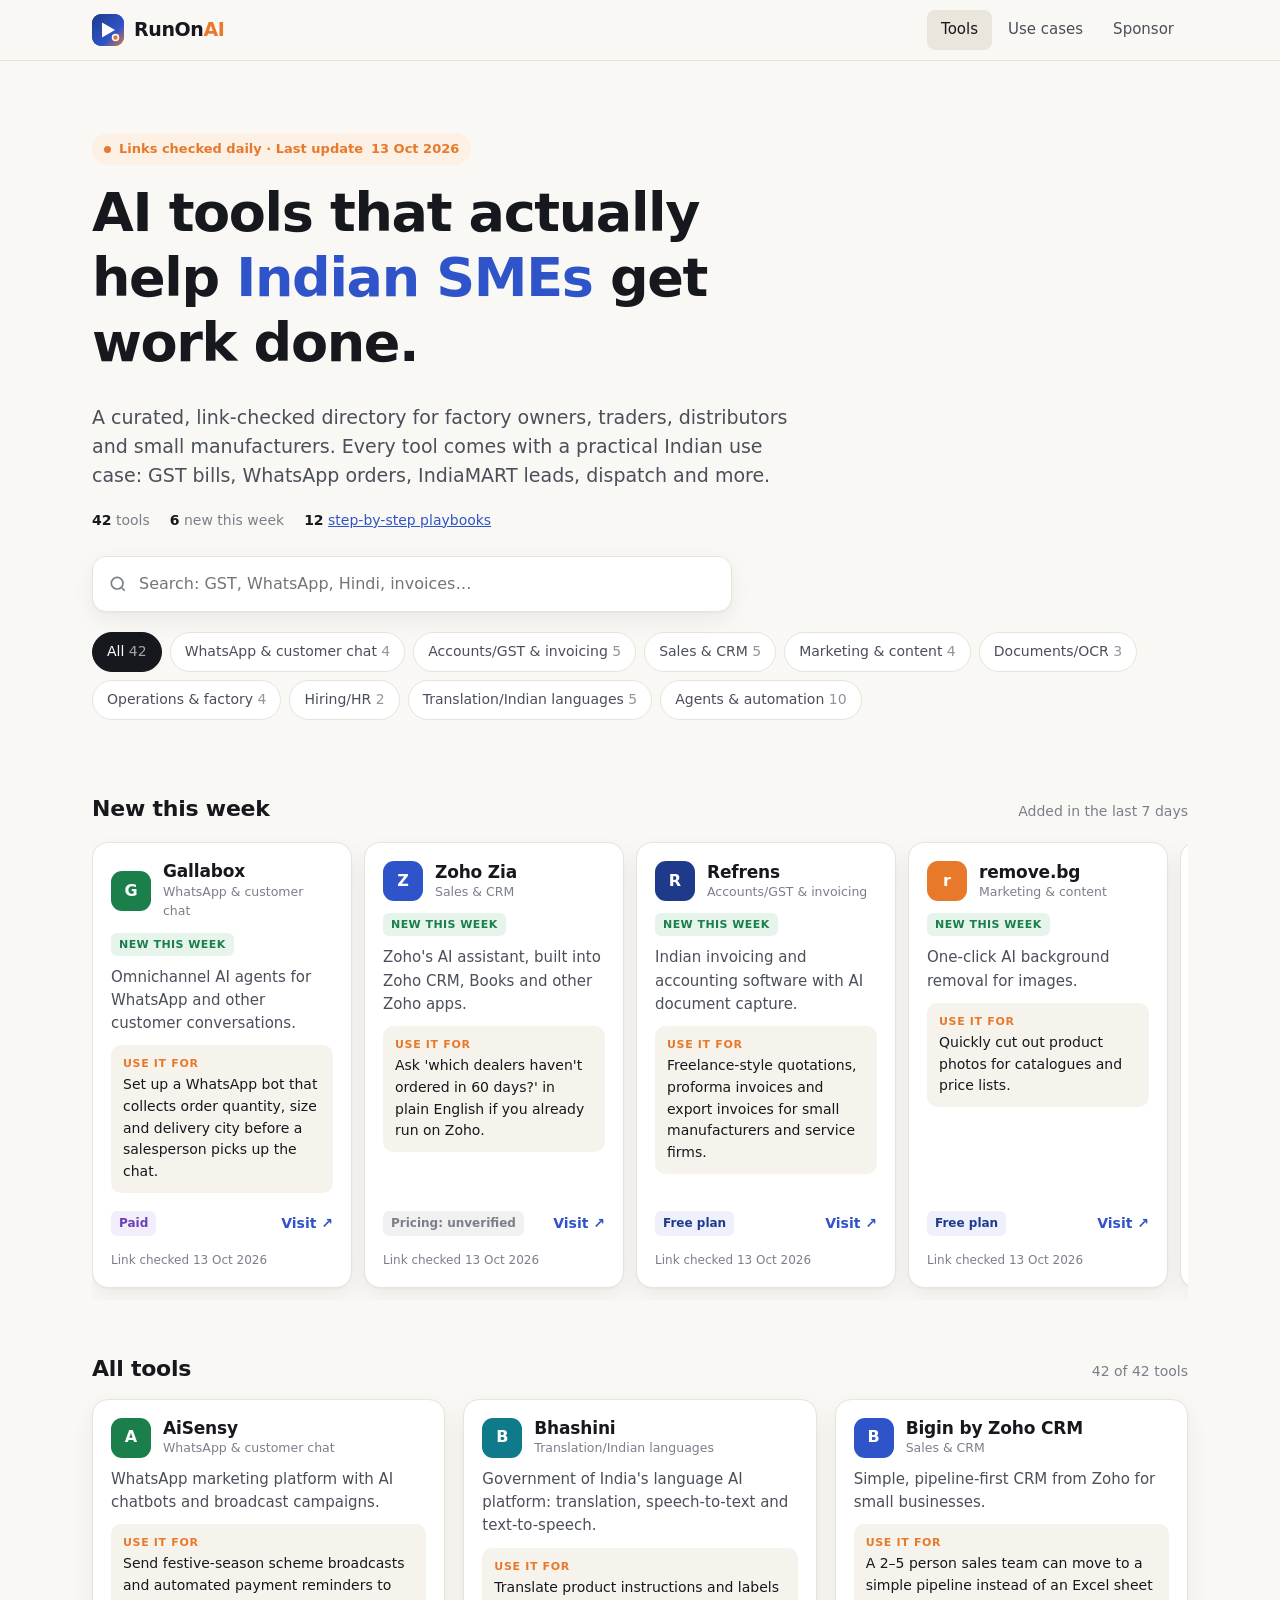
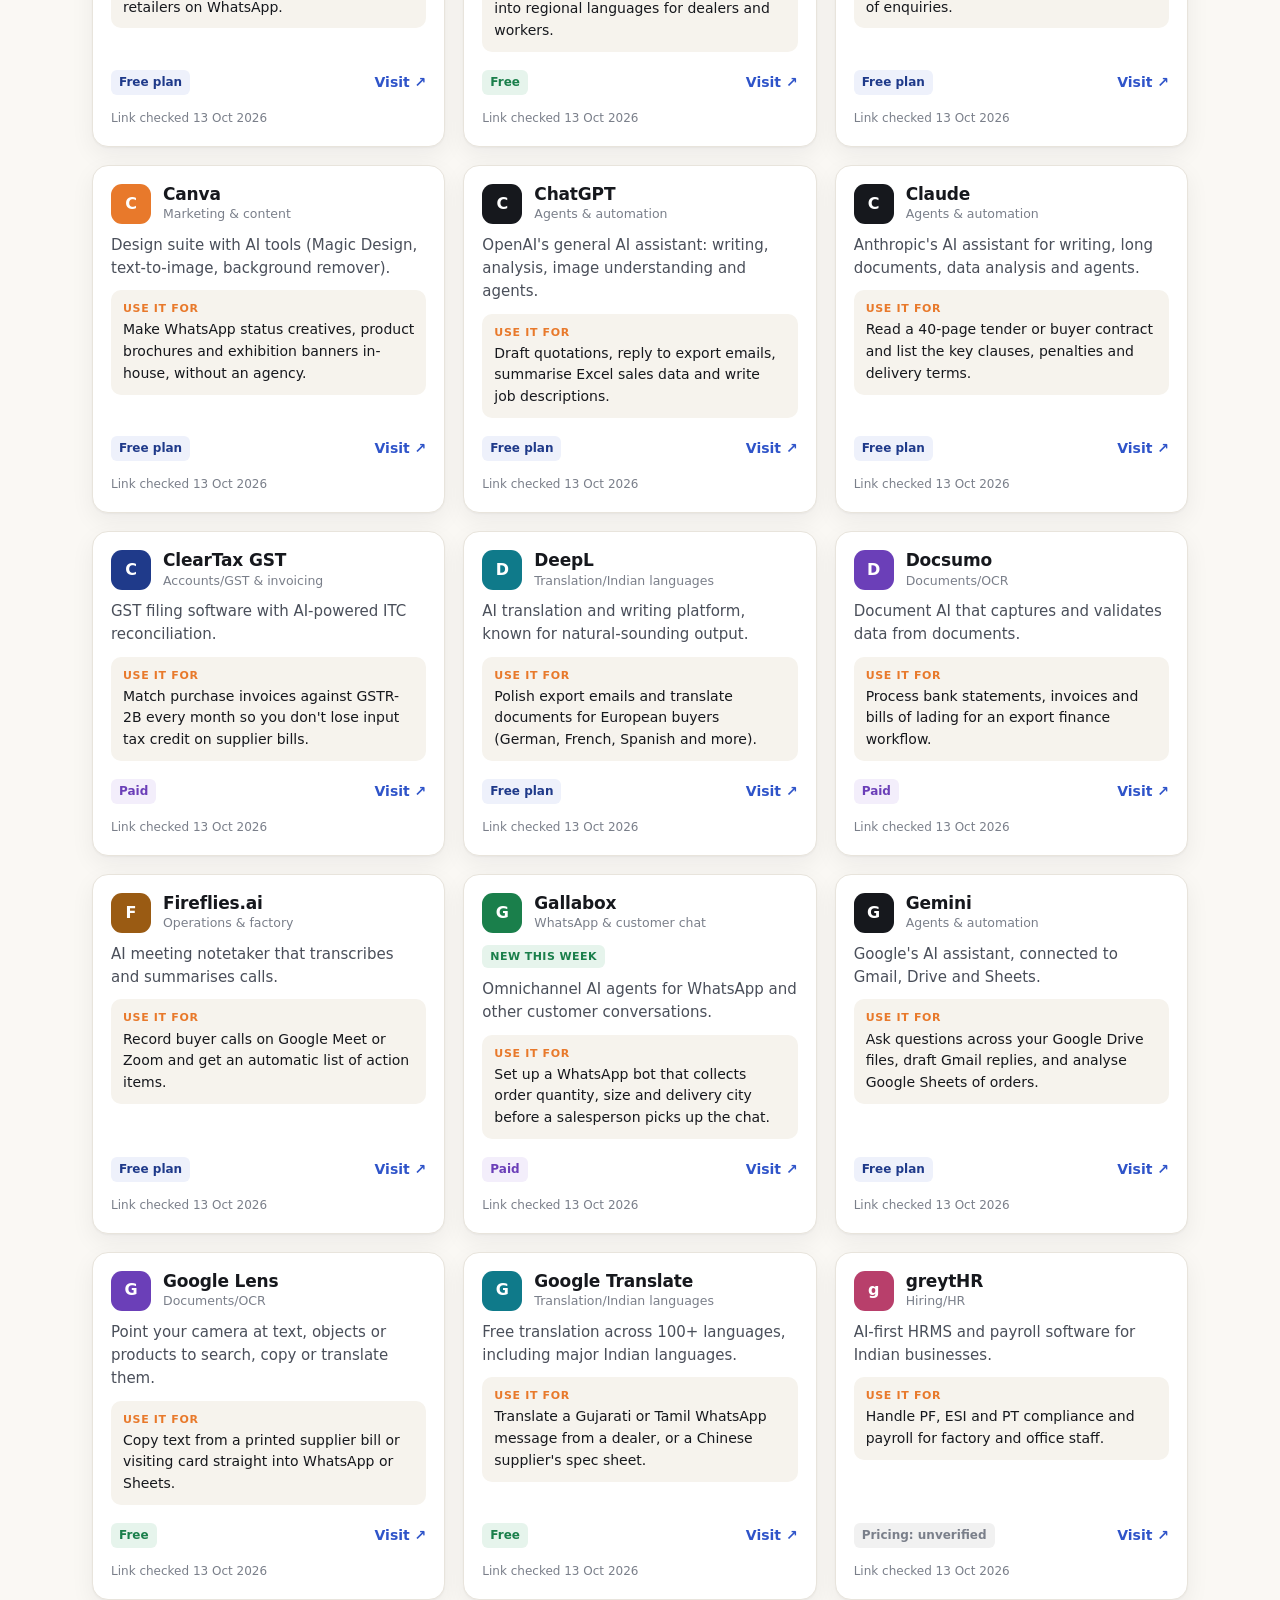
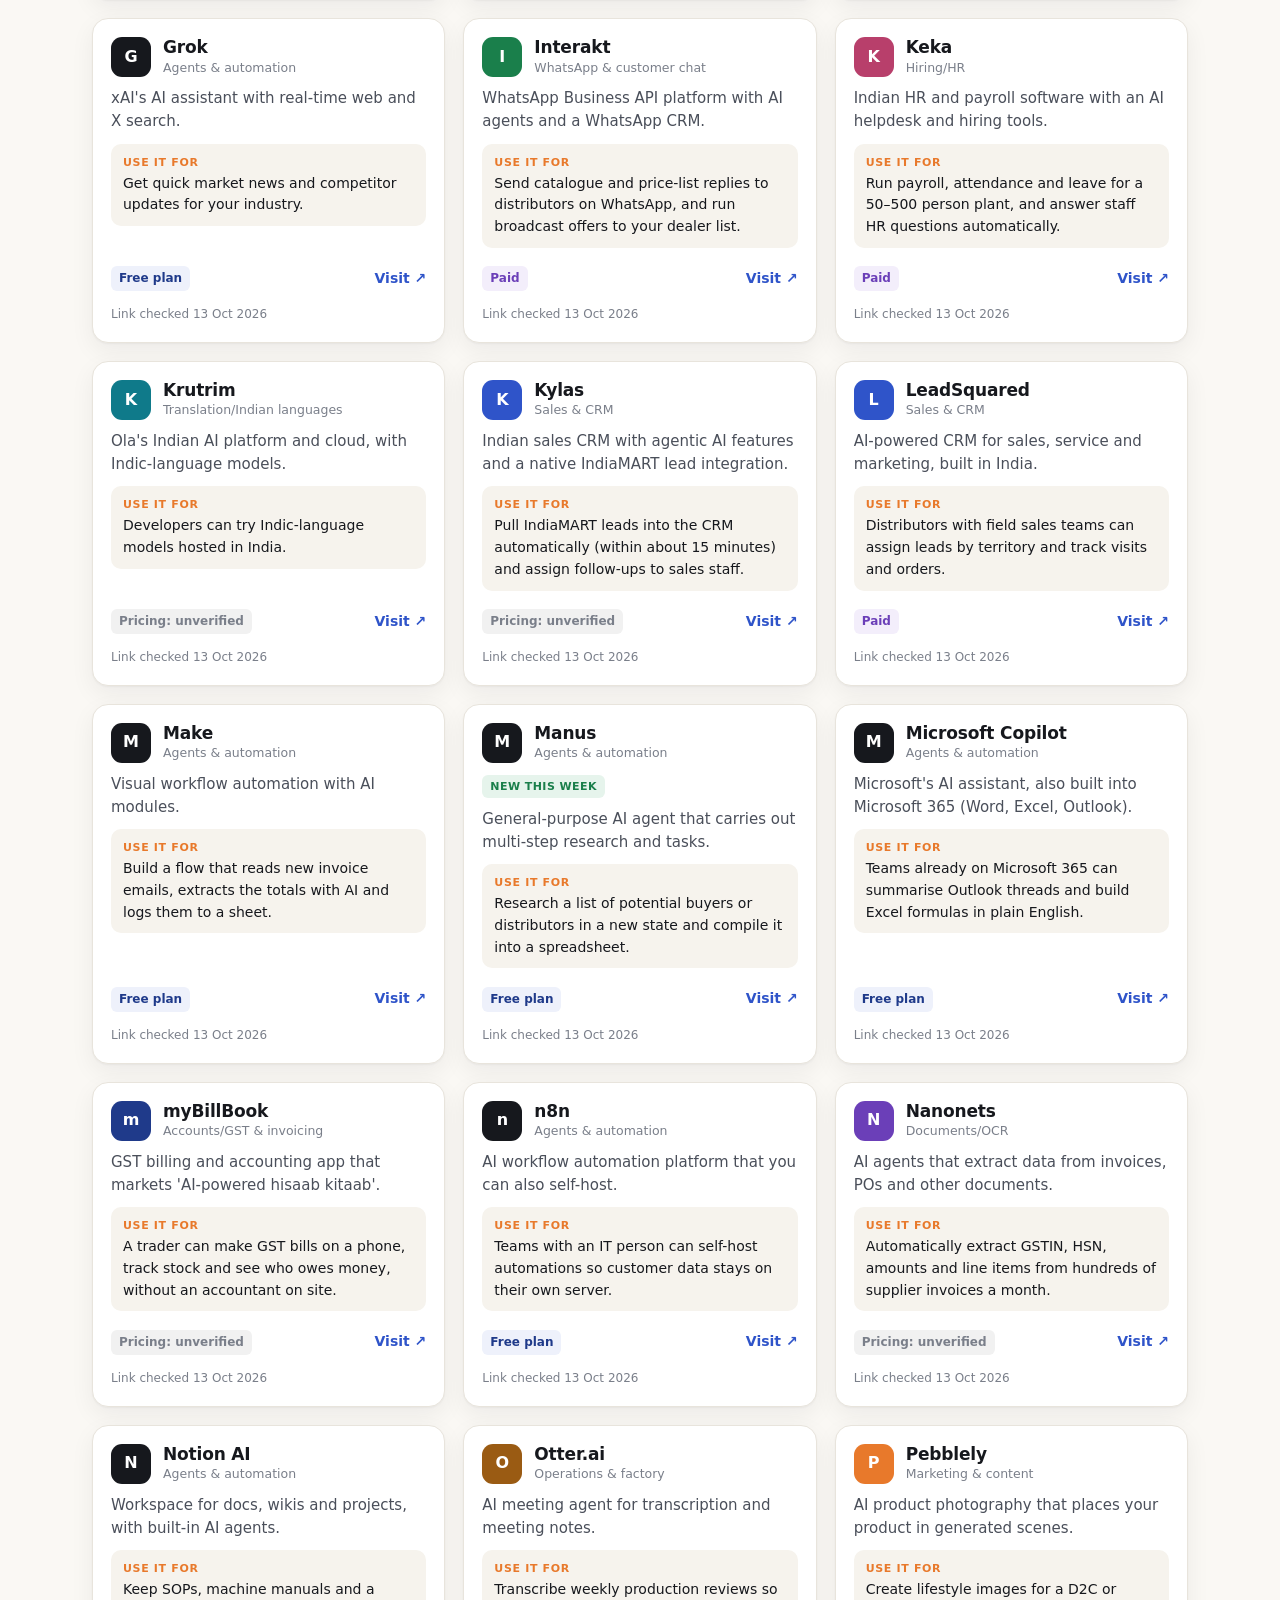
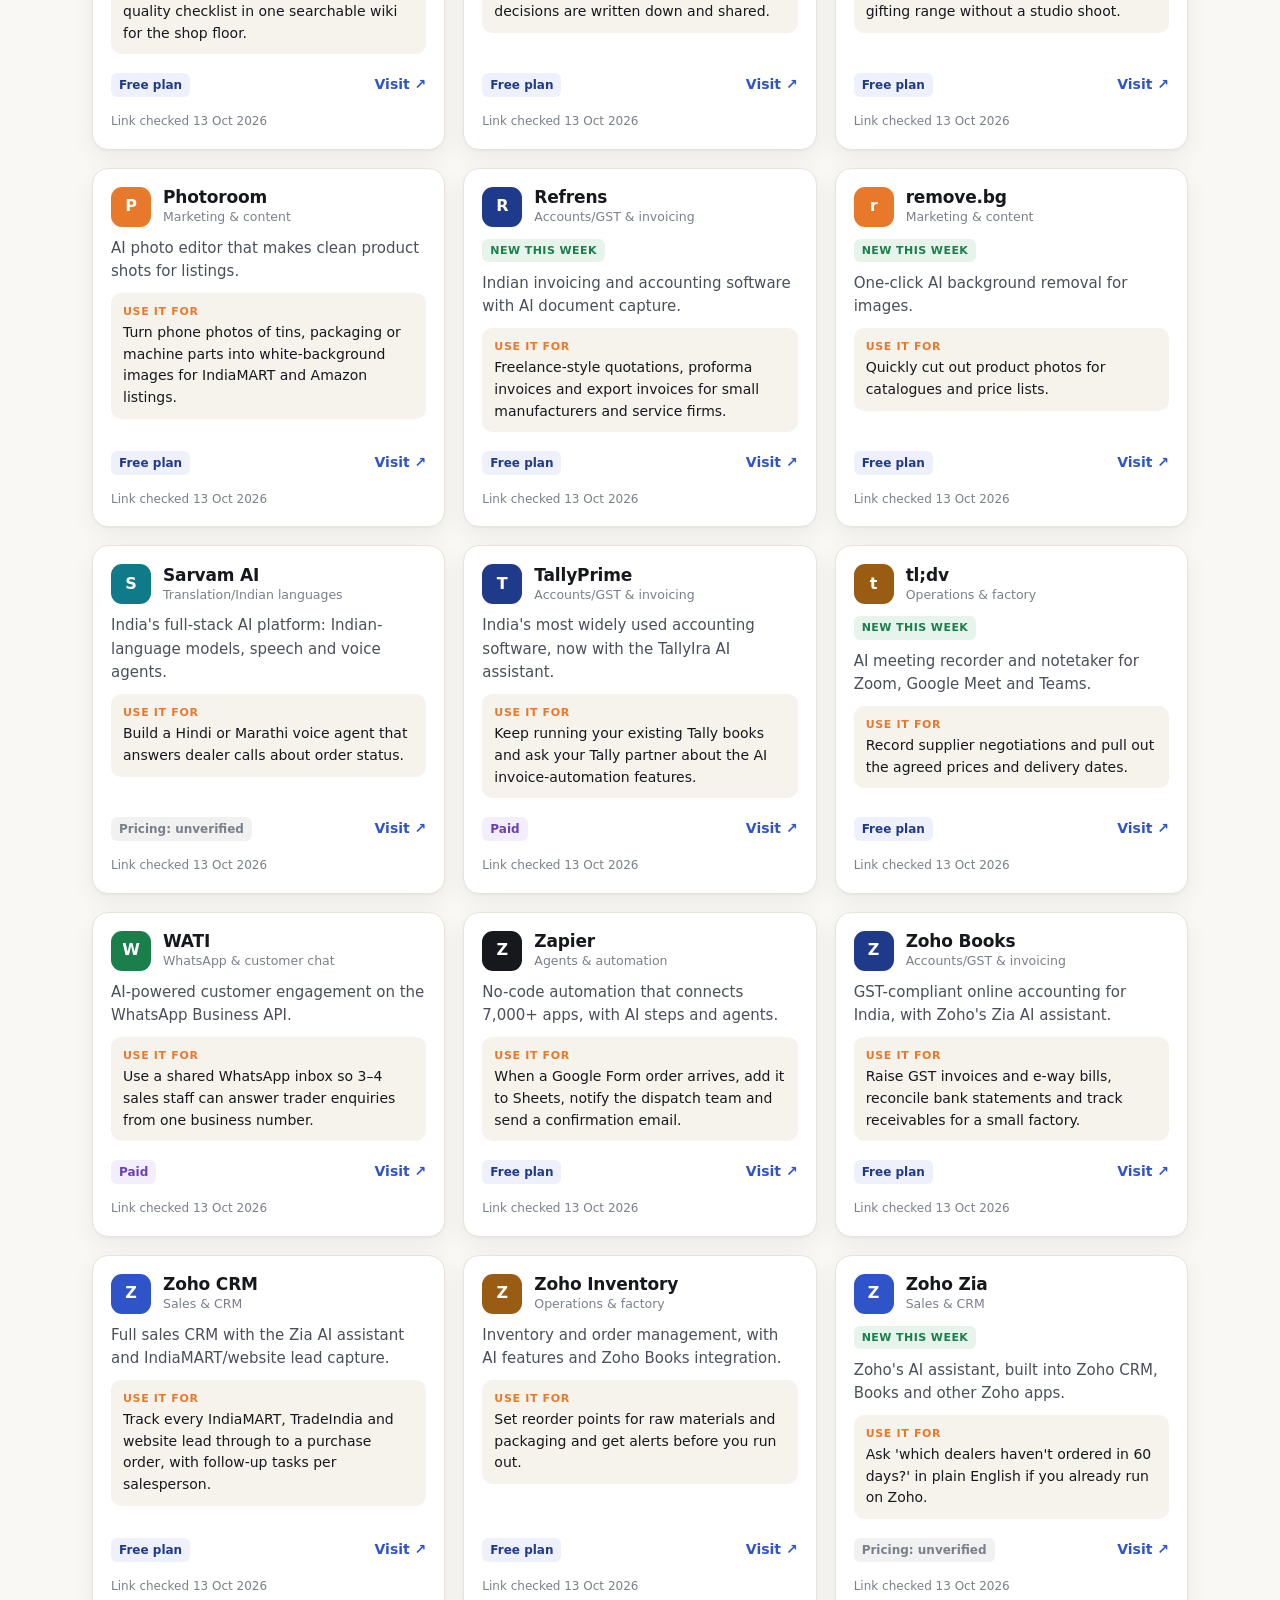
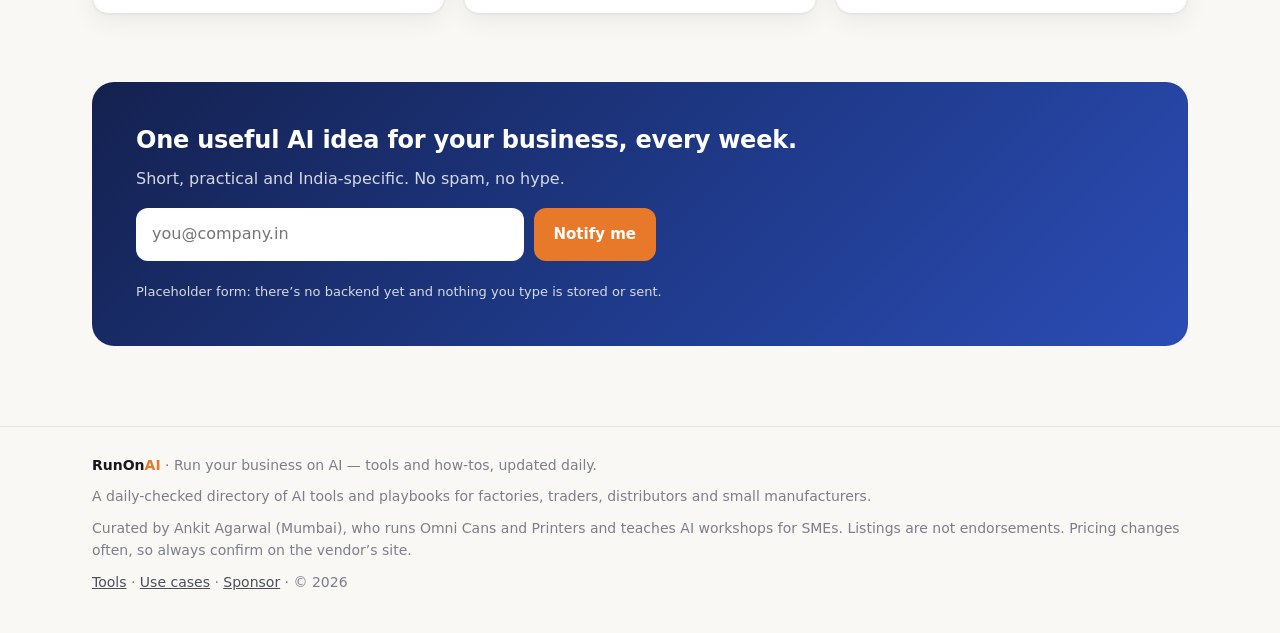
<file: index.html>
<!doctype html>
<html lang="en-IN">
<head>
<meta charset="utf-8">
<meta name="viewport" content="width=device-width, initial-scale=1">
<!-- brand:head --><title>RunOnAI: AI tools and how-tos for Indian SMEs</title>
<meta name="description" content="AI tools and step-by-step how-tos for Indian SME owners: factories, traders, distributors and small manufacturers. Links checked daily.">
<meta name="application-name" content="RunOnAI">
<link rel="canonical" href="https://runonai.in/">
<meta property="og:type" content="website">
<meta property="og:site_name" content="RunOnAI">
<meta property="og:title" content="RunOnAI: AI tools and how-tos for Indian SMEs">
<meta property="og:description" content="AI tools and step-by-step how-tos for Indian SME owners: factories, traders, distributors and small manufacturers. Links checked daily.">
<meta property="og:url" content="https://runonai.in/">
<meta property="og:locale" content="en_IN">
<meta name="twitter:card" content="summary">
<meta name="twitter:title" content="RunOnAI: AI tools and how-tos for Indian SMEs">
<meta name="twitter:description" content="AI tools and step-by-step how-tos for Indian SME owners: factories, traders, distributors and small manufacturers. Links checked daily.">
<link rel="icon" type="image/svg+xml" href="assets/favicon.svg"><!-- /brand:head -->
<meta name="theme-color" content="#faf8f4">
<link rel="stylesheet" href="assets/styles.css">
</head>
<body>
<header class="site-header">
  <nav class="container nav" aria-label="Main">
    <!-- brand:logo --><a class="logo" href="index.html" aria-label="RunOnAI home"><img class="logo-mark" src="assets/favicon.svg" alt="" width="32" height="32"><span class="logo-text">RunOn<span class="logo-accent">AI</span></span></a><!-- /brand:logo -->
    <ul class="nav-links"><li><a href="index.html" aria-current="page">Tools</a></li><li><a href="use-cases.html">Use cases</a></li><li><a href="sponsor.html">Sponsor</a></li></ul>
  </nav>
</header>
<main>
  <section class="hero">
    <div class="container">
      <span class="eyebrow"><span class="dot"></span>Links checked daily · Last update <span id="last-updated">…</span></span>
      <h1>AI tools that actually help <em>Indian SMEs</em> get work done.</h1>
      <p class="lede">A curated, link-checked directory for factory owners, traders, distributors and small manufacturers. Every tool comes with a practical Indian use case: GST bills, WhatsApp orders, IndiaMART leads, dispatch and more.</p>
      <div class="stats"><span><strong id="tool-total">–</strong> tools</span><span><strong id="new-total">–</strong> new this week</span><span><strong>12</strong> <a href="use-cases.html">step-by-step playbooks</a></span></div>
      <form class="search-wrap" role="search" onsubmit="return false">
        <label for="search" class="visually-hidden">Search tools</label>
        <svg viewBox="0 0 24 24" fill="none" stroke="currentColor" stroke-width="2" aria-hidden="true"><circle cx="11" cy="11" r="7"/><path d="m20 20-3.5-3.5"/></svg>
        <input id="search" class="search" type="search" placeholder="Search: GST, WhatsApp, Hindi, invoices…" autocomplete="off">
      </form>
      <div id="chips" class="chips" role="group" aria-label="Filter by category"></div>
    </div>
  </section>

  <section aria-labelledby="new-h">
    <div class="container">
      <div class="section-head"><h2 id="new-h">New this week</h2><p>Added in the last 7 days</p></div>
      <div id="new-strip" class="strip"></div>
    </div>
  </section>

  <section aria-labelledby="all-h">
    <div class="container">
      <div class="section-head"><h2 id="all-h">All tools</h2><span id="result-count" class="result-count" aria-live="polite"></span></div>
      <div id="tool-grid" class="grid"><p class="empty">Loading tools…</p></div>
    </div>
  </section>

  <section aria-labelledby="signup-h">
    <div class="container">
      <div class="signup">
        <h2 id="signup-h">One useful AI idea for your business, every week.</h2>
        <p>Short, practical and India-specific. No spam, no hype.</p>
        <form id="signup-form" novalidate>
          <label for="email" class="visually-hidden">Email address</label>
          <input id="email" type="email" required placeholder="you@company.in" autocomplete="email">
          <button class="btn" type="submit">Notify me</button>
        </form>
        <p id="signup-msg" class="form-msg" role="status"></p>
        <p class="form-note">Placeholder form: there’s no backend yet and nothing you type is stored or sent.</p>
      </div>
    </div>
  </section>
</main>
<footer class="site-footer">
  <div class="container">
    <!-- brand:footer --><div><span class="logo-text footer-mark">RunOn<span class="logo-accent">AI</span></span> · Run your business on AI — tools and how-tos, updated daily.</div><!-- /brand:footer -->
    <div>A daily-checked directory of AI tools and playbooks for factories, traders, distributors and small manufacturers.</div>
    <div>Curated by Ankit Agarwal (Mumbai), who runs Omni Cans and Printers and teaches AI workshops for SMEs. Listings are not endorsements. Pricing changes often, so always confirm on the vendor’s site.</div>
    <div><a href="index.html">Tools</a> · <a href="use-cases.html">Use cases</a> · <a href="sponsor.html">Sponsor</a> · © <span id="year"></span></div>
  </div>
</footer>
<script src="assets/app.js"></script>
</body>
</html>
</file>
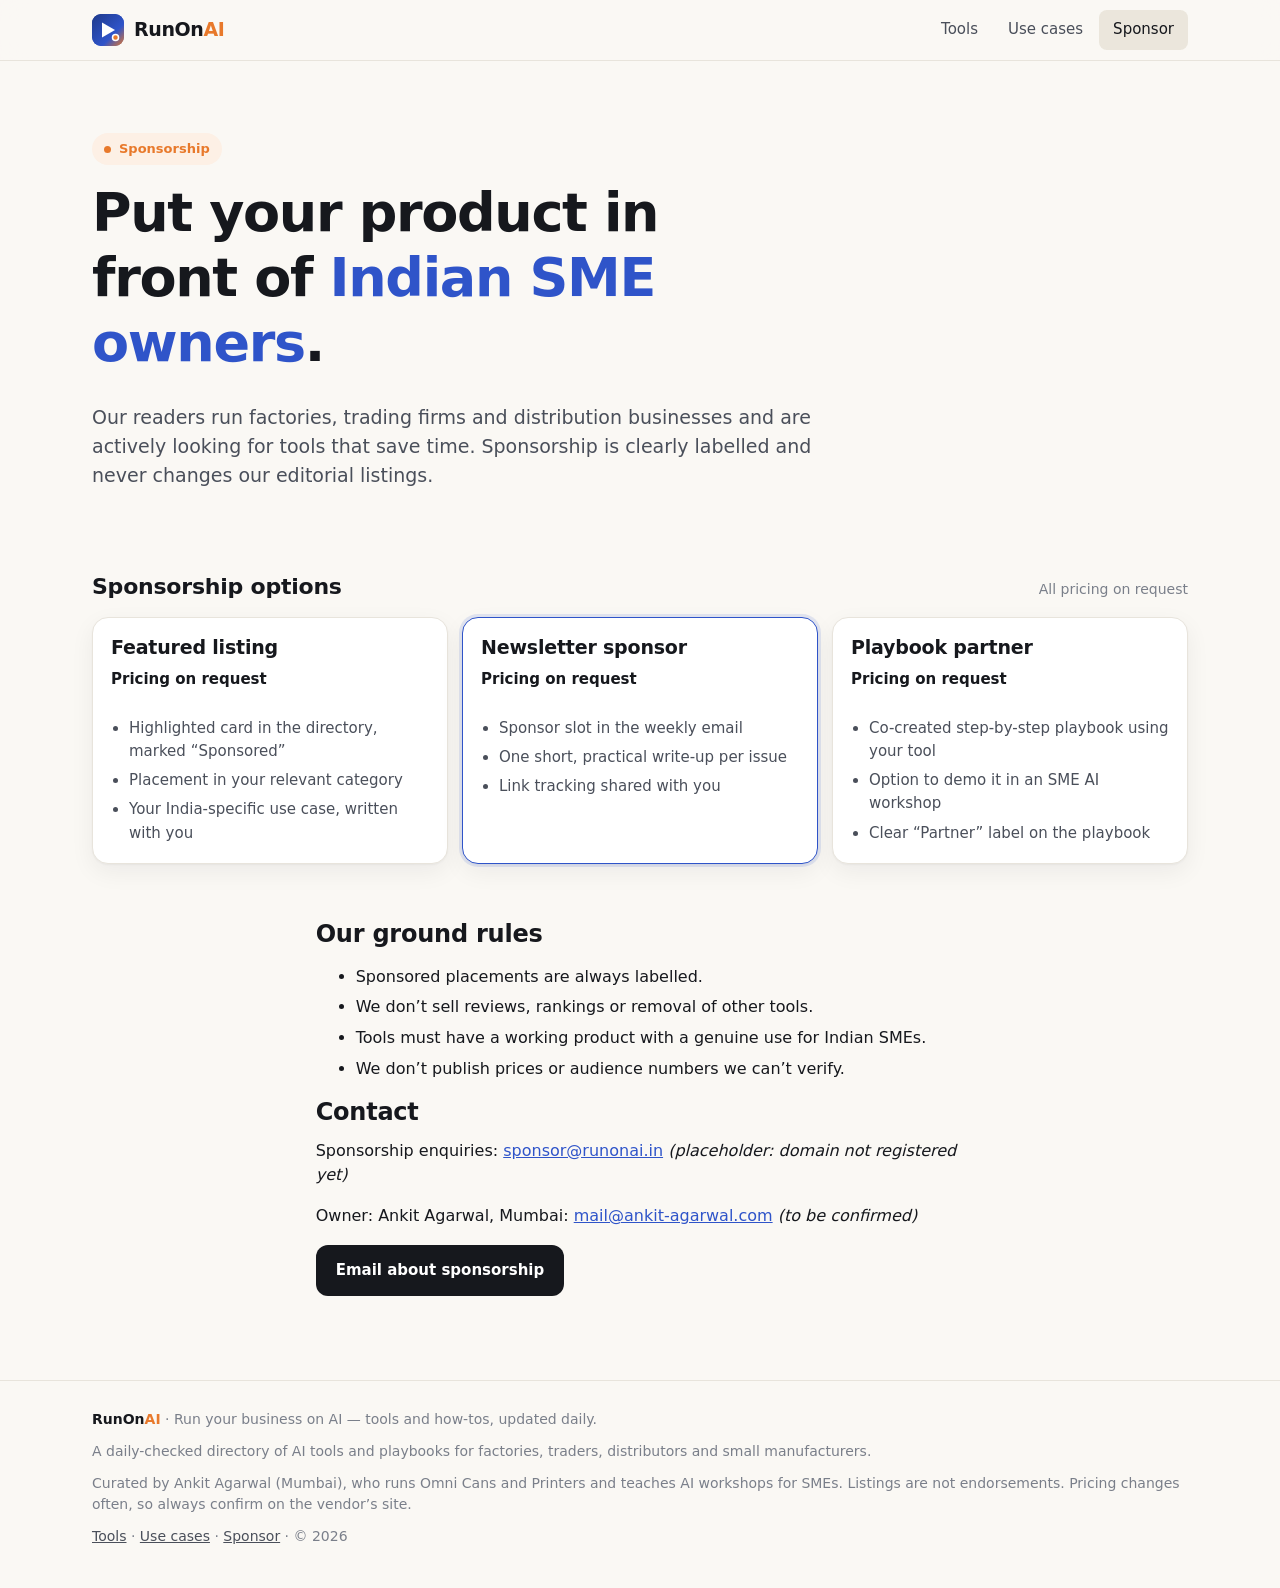
<file: sponsor.html>
<!doctype html>
<html lang="en-IN">
<head>
<meta charset="utf-8">
<meta name="viewport" content="width=device-width, initial-scale=1">
<!-- brand:head --><title>Sponsor | RunOnAI</title>
<meta name="description" content="Reach Indian SME owners (manufacturers, traders, distributors) through RunOnAI. Sponsorship pricing on request.">
<meta name="application-name" content="RunOnAI">
<link rel="canonical" href="https://runonai.in/sponsor.html">
<meta property="og:type" content="website">
<meta property="og:site_name" content="RunOnAI">
<meta property="og:title" content="Sponsor | RunOnAI">
<meta property="og:description" content="Reach Indian SME owners (manufacturers, traders, distributors) through RunOnAI. Sponsorship pricing on request.">
<meta property="og:url" content="https://runonai.in/sponsor.html">
<meta property="og:locale" content="en_IN">
<meta name="twitter:card" content="summary">
<meta name="twitter:title" content="Sponsor | RunOnAI">
<meta name="twitter:description" content="Reach Indian SME owners (manufacturers, traders, distributors) through RunOnAI. Sponsorship pricing on request.">
<link rel="icon" type="image/svg+xml" href="assets/favicon.svg"><!-- /brand:head -->
<meta name="theme-color" content="#faf8f4">
<link rel="stylesheet" href="assets/styles.css">
</head>
<body>
<header class="site-header">
  <nav class="container nav" aria-label="Main">
    <!-- brand:logo --><a class="logo" href="index.html" aria-label="RunOnAI home"><img class="logo-mark" src="assets/favicon.svg" alt="" width="32" height="32"><span class="logo-text">RunOn<span class="logo-accent">AI</span></span></a><!-- /brand:logo -->
    <ul class="nav-links"><li><a href="index.html">Tools</a></li><li><a href="use-cases.html">Use cases</a></li><li><a href="sponsor.html" aria-current="page">Sponsor</a></li></ul>
  </nav>
</header>
<main>
  <section class="hero">
    <div class="container">
      <span class="eyebrow"><span class="dot"></span>Sponsorship</span>
      <h1>Put your product in front of <em>Indian SME owners</em>.</h1>
      <p class="lede">Our readers run factories, trading firms and distribution businesses and are actively looking for tools that save time. Sponsorship is clearly labelled and never changes our editorial listings.</p>
    </div>
  </section>

  <section aria-labelledby="tiers-h">
    <div class="container">
      <div class="section-head"><h2 id="tiers-h">Sponsorship options</h2><p>All pricing on request</p></div>
      <div class="tiers">
        <article class="card tier">
          <h3>Featured listing</h3>
          <p class="price">Pricing on request</p>
          <ul>
            <li>Highlighted card in the directory, marked “Sponsored”</li>
            <li>Placement in your relevant category</li>
            <li>Your India-specific use case, written with you</li>
          </ul>
        </article>
        <article class="card tier featured">
          <h3>Newsletter sponsor</h3>
          <p class="price">Pricing on request</p>
          <ul>
            <li>Sponsor slot in the weekly email</li>
            <li>One short, practical write-up per issue</li>
            <li>Link tracking shared with you</li>
          </ul>
        </article>
        <article class="card tier">
          <h3>Playbook partner</h3>
          <p class="price">Pricing on request</p>
          <ul>
            <li>Co-created step-by-step playbook using your tool</li>
            <li>Option to demo it in an SME AI workshop</li>
            <li>Clear “Partner” label on the playbook</li>
          </ul>
        </article>
      </div>
    </div>
  </section>

  <section aria-labelledby="rules-h">
    <div class="container prose">
      <h2 id="rules-h">Our ground rules</h2>
      <ul>
        <li>Sponsored placements are always labelled.</li>
        <li>We don’t sell reviews, rankings or removal of other tools.</li>
        <li>Tools must have a working product with a genuine use for Indian SMEs.</li>
        <li>We don’t publish prices or audience numbers we can’t verify.</li>
      </ul>
      <h2>Contact</h2>
      <p>Sponsorship enquiries: <!-- brand:sponsor-email --><a href="mailto:sponsor@runonai.in">sponsor@runonai.in</a><!-- /brand:sponsor-email --> <em>(placeholder: domain not registered yet)</em></p>
      <p>Owner: Ankit Agarwal, Mumbai: <a href="mailto:mail@ankit-agarwal.com">mail@ankit-agarwal.com</a> <em>(to be confirmed)</em></p>
      <p><!-- brand:sponsor-btn --><a class="btn secondary" href="mailto:sponsor@runonai.in?subject=Sponsorship%20enquiry%20-%20RunOnAI">Email about sponsorship</a><!-- /brand:sponsor-btn --></p>
    </div>
  </section>
</main>
<footer class="site-footer">
  <div class="container">
    <!-- brand:footer --><div><span class="logo-text footer-mark">RunOn<span class="logo-accent">AI</span></span> · Run your business on AI — tools and how-tos, updated daily.</div><!-- /brand:footer -->
    <div>A daily-checked directory of AI tools and playbooks for factories, traders, distributors and small manufacturers.</div>
    <div>Curated by Ankit Agarwal (Mumbai), who runs Omni Cans and Printers and teaches AI workshops for SMEs. Listings are not endorsements. Pricing changes often, so always confirm on the vendor’s site.</div>
    <div><a href="index.html">Tools</a> · <a href="use-cases.html">Use cases</a> · <a href="sponsor.html">Sponsor</a> · © <span id="year"></span></div>
  </div>
</footer>
<script src="assets/app.js"></script>
</body>
</html>
</file>
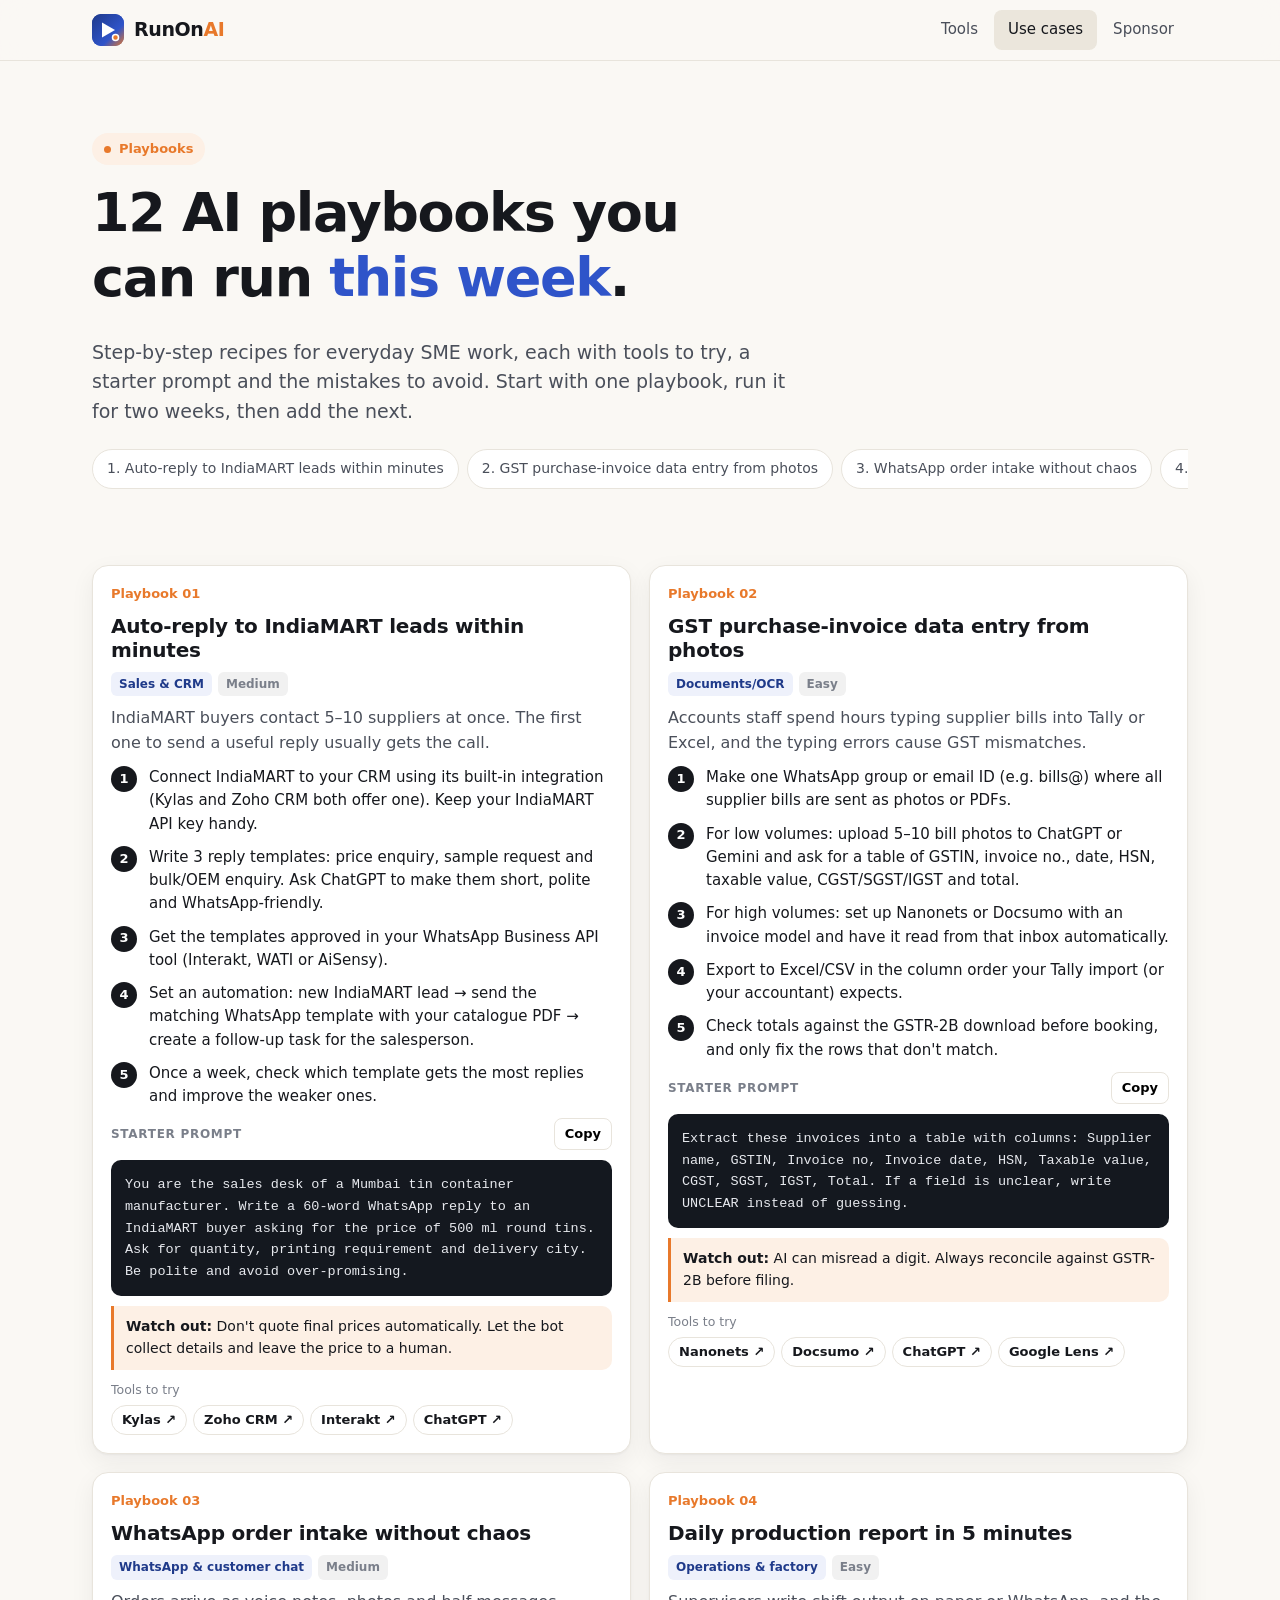
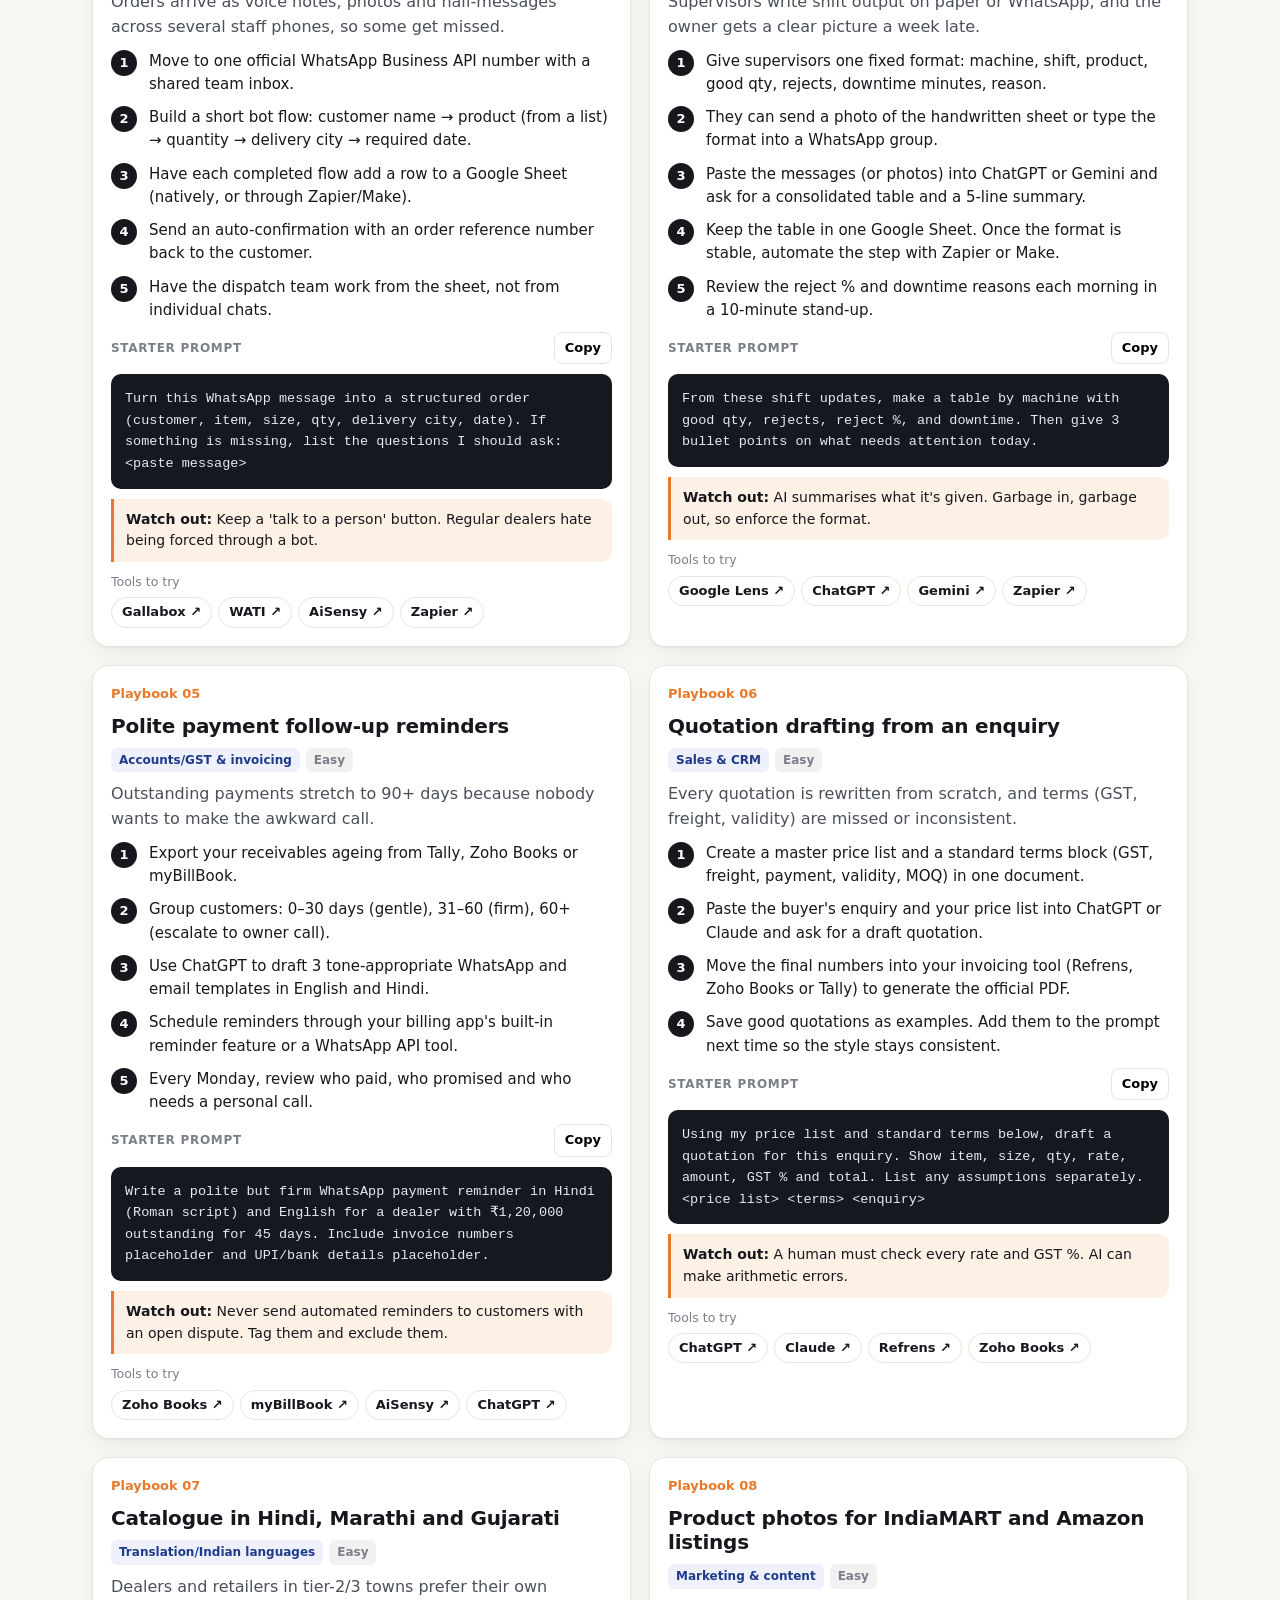
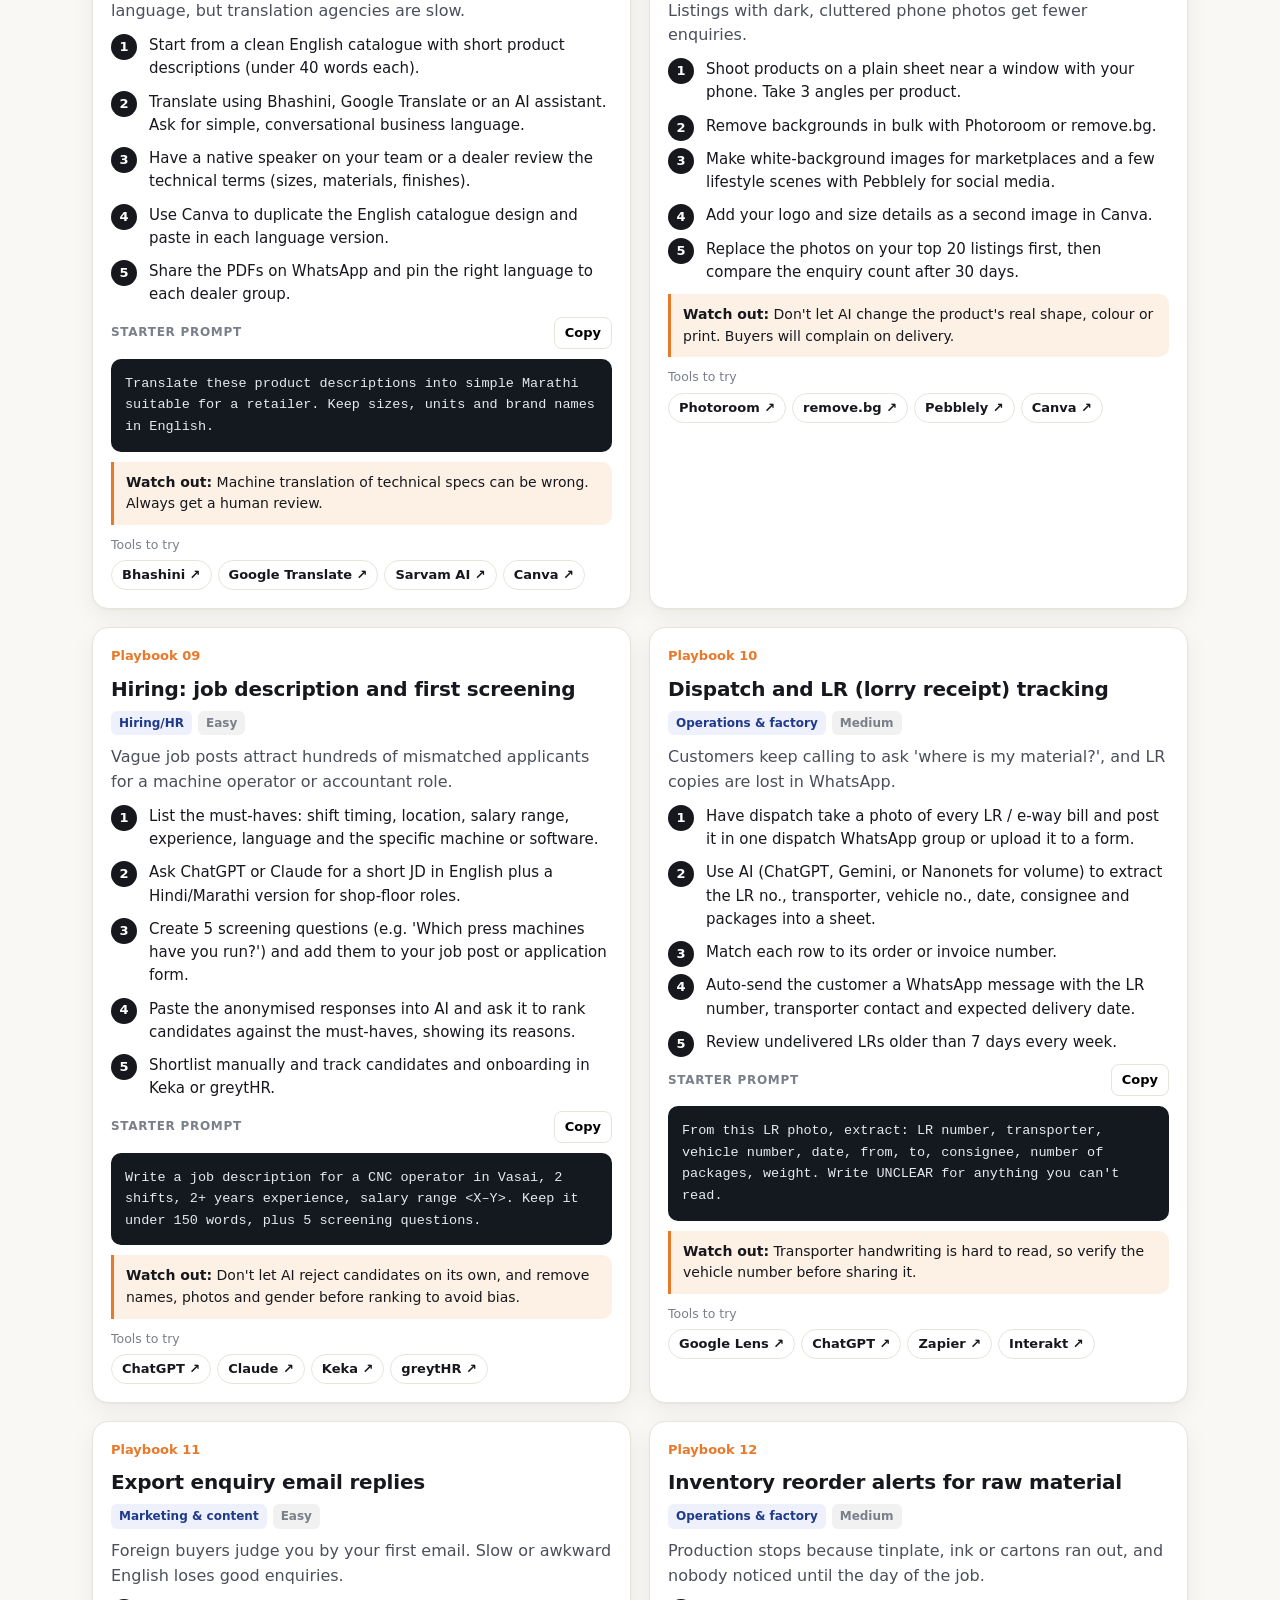
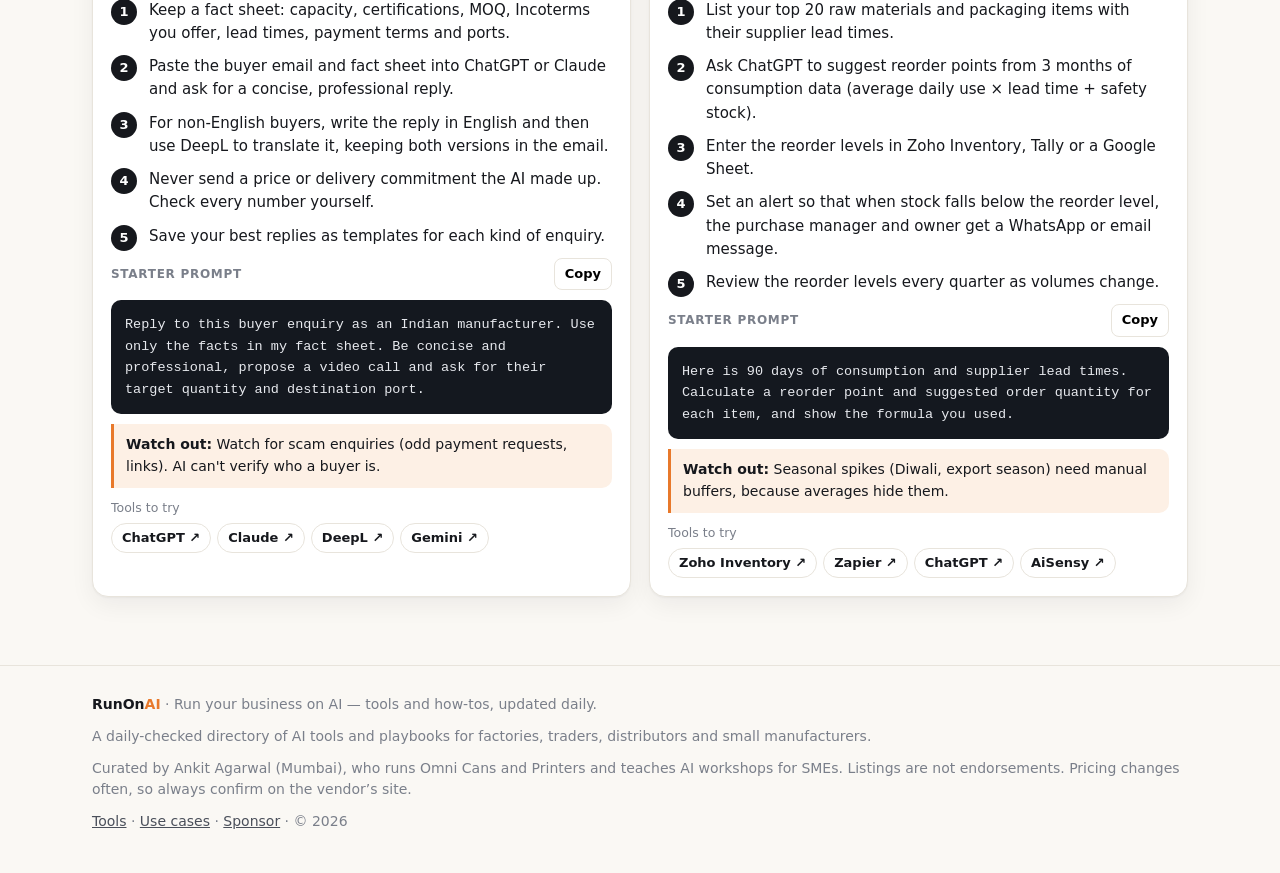
<file: use-cases.html>
<!doctype html>
<html lang="en-IN">
<head>
<meta charset="utf-8">
<meta name="viewport" content="width=device-width, initial-scale=1">
<!-- brand:head --><title>12 AI playbooks for Indian SMEs | RunOnAI</title>
<meta name="description" content="Step-by-step AI playbooks for Indian SMEs: IndiaMART auto-replies, GST invoice entry from photos, WhatsApp orders, payment reminders, regional-language catalogues and more.">
<meta name="application-name" content="RunOnAI">
<link rel="canonical" href="https://runonai.in/use-cases.html">
<meta property="og:type" content="website">
<meta property="og:site_name" content="RunOnAI">
<meta property="og:title" content="12 AI playbooks for Indian SMEs | RunOnAI">
<meta property="og:description" content="Step-by-step AI playbooks for Indian SMEs: IndiaMART auto-replies, GST invoice entry from photos, WhatsApp orders, payment reminders, regional-language catalogues and more.">
<meta property="og:url" content="https://runonai.in/use-cases.html">
<meta property="og:locale" content="en_IN">
<meta name="twitter:card" content="summary">
<meta name="twitter:title" content="12 AI playbooks for Indian SMEs | RunOnAI">
<meta name="twitter:description" content="Step-by-step AI playbooks for Indian SMEs: IndiaMART auto-replies, GST invoice entry from photos, WhatsApp orders, payment reminders, regional-language catalogues and more.">
<link rel="icon" type="image/svg+xml" href="assets/favicon.svg"><!-- /brand:head -->
<meta name="theme-color" content="#faf8f4">
<link rel="stylesheet" href="assets/styles.css">
</head>
<body>
<header class="site-header">
  <nav class="container nav" aria-label="Main">
    <!-- brand:logo --><a class="logo" href="index.html" aria-label="RunOnAI home"><img class="logo-mark" src="assets/favicon.svg" alt="" width="32" height="32"><span class="logo-text">RunOn<span class="logo-accent">AI</span></span></a><!-- /brand:logo -->
    <ul class="nav-links"><li><a href="index.html">Tools</a></li><li><a href="use-cases.html" aria-current="page">Use cases</a></li><li><a href="sponsor.html">Sponsor</a></li></ul>
  </nav>
</header>
<main>
  <section class="hero">
    <div class="container">
      <span class="eyebrow"><span class="dot"></span>Playbooks</span>
      <h1>12 AI playbooks you can run <em>this week</em>.</h1>
      <p class="lede">Step-by-step recipes for everyday SME work, each with tools to try, a starter prompt and the mistakes to avoid. Start with one playbook, run it for two weeks, then add the next.</p>
      <nav id="toc" class="toc" aria-label="Playbooks"></nav>
    </div>
  </section>
  <section>
    <div class="container">
      <div id="playbooks" class="grid playbooks"><p class="empty">Loading playbooks…</p></div>
    </div>
  </section>
</main>
<footer class="site-footer">
  <div class="container">
    <!-- brand:footer --><div><span class="logo-text footer-mark">RunOn<span class="logo-accent">AI</span></span> · Run your business on AI — tools and how-tos, updated daily.</div><!-- /brand:footer -->
    <div>A daily-checked directory of AI tools and playbooks for factories, traders, distributors and small manufacturers.</div>
    <div>Curated by Ankit Agarwal (Mumbai), who runs Omni Cans and Printers and teaches AI workshops for SMEs. Listings are not endorsements. Pricing changes often, so always confirm on the vendor’s site.</div>
    <div><a href="index.html">Tools</a> · <a href="use-cases.html">Use cases</a> · <a href="sponsor.html">Sponsor</a> · © <span id="year"></span></div>
  </div>
</footer>
<script src="assets/app.js"></script>
</body>
</html>
</file>
<file: assets/styles.css>
/* RunOnAI — mobile-first styles (brand text lives in site.config.json) */
:root {
  --bg: #faf8f4;
  --surface: #ffffff;
  --ink: #16181d;
  --ink-2: #4a4f5a;
  --ink-3: #7a7f8a;
  --line: #e8e4dc;
  --brand: #1f3a8a;
  --brand-2: #2f54c9;
  --accent: #e8792b;
  --accent-soft: #fdf0e5;
  --ok: #1a7f4b;
  --radius: 16px;
  --radius-sm: 10px;
  --shadow: 0 1px 2px rgba(22, 24, 29, .04), 0 8px 24px rgba(22, 24, 29, .06);
  --max: 1160px;
  --font: ui-sans-serif, system-ui, -apple-system, "Segoe UI", Roboto, "Noto Sans", "Helvetica Neue", Arial, sans-serif;
}

*, *::before, *::after { box-sizing: border-box; }
html { -webkit-text-size-adjust: 100%; }
body {
  margin: 0;
  font-family: var(--font);
  font-size: 16px;
  line-height: 1.55;
  color: var(--ink);
  background: var(--bg);
  overflow-x: hidden;
}
img, svg { max-width: 100%; display: block; }
a { color: var(--brand-2); }
h1, h2, h3 { line-height: 1.2; letter-spacing: -.01em; margin: 0 0 .5em; }
p { margin: 0 0 1em; }
.container { width: 100%; max-width: var(--max); margin: 0 auto; padding: 0 20px; }
.visually-hidden { position: absolute !important; width: 1px; height: 1px; overflow: hidden; clip: rect(0 0 0 0); white-space: nowrap; }
:focus-visible { outline: 3px solid var(--brand-2); outline-offset: 2px; border-radius: 6px; }

/* Header */
.site-header {
  position: sticky; top: 0; z-index: 10;
  background: rgba(250, 248, 244, .88);
  backdrop-filter: saturate(180%) blur(12px);
  -webkit-backdrop-filter: saturate(180%) blur(12px);
  border-bottom: 1px solid var(--line);
}
.nav { display: flex; align-items: center; justify-content: space-between; gap: 12px; min-height: 60px; }
.logo { display: flex; align-items: center; gap: 10px; font-weight: 700; color: var(--ink); text-decoration: none; white-space: nowrap; }
.logo-accent { color: var(--accent); }
.logo-text.footer-mark { font-size: inherit; font-weight: 700; color: var(--ink); letter-spacing: 0; }
.logo-text { font-size: 19px; letter-spacing: -.02em; font-weight: 800; }
.logo-mark {
  width: 32px; height: 32px; border-radius: 9px; flex: none;
  background: linear-gradient(135deg, var(--brand) 0%, var(--brand-2) 60%, var(--accent) 140%);
  display: grid; place-items: center; color: #fff; font-size: 14px; font-weight: 800;
}
.logo-text small { display: none; }
.nav-links { display: flex; gap: 2px; list-style: none; margin: 0; padding: 0; }
.nav-links a {
  display: block; padding: 8px 10px; border-radius: 8px;
  font-size: 14px; font-weight: 500; color: var(--ink-2); text-decoration: none; white-space: nowrap;
}
@media (max-width: 400px) { .nav-links a { padding: 8px 7px; font-size: 13.5px; } }
.nav-links a:hover { background: #efebe3; color: var(--ink); }
.nav-links a[aria-current="page"] { color: var(--ink); background: #ebe6dc; }

/* Hero */
.hero { padding: 40px 0 28px; }
.eyebrow {
  display: inline-flex; align-items: center; gap: 8px;
  font-size: 13px; font-weight: 600; color: var(--accent);
  background: var(--accent-soft); padding: 6px 12px; border-radius: 999px; margin-bottom: 16px;
}
.eyebrow .dot { width: 7px; height: 7px; border-radius: 50%; background: var(--accent); }
.hero h1 { font-size: clamp(30px, 8vw, 54px); font-weight: 800; letter-spacing: -.025em; max-width: 18ch; }
.hero h1 em { font-style: normal; color: var(--brand-2); }
.lede { font-size: clamp(16px, 4.2vw, 19px); color: var(--ink-2); max-width: 60ch; }
.stats { display: flex; flex-wrap: wrap; gap: 8px 20px; margin-top: 8px; font-size: 14px; color: var(--ink-3); }
.stats strong { color: var(--ink); }

/* Search + chips */
.search-wrap { position: relative; margin: 24px 0 16px; max-width: 640px; }
.search-wrap svg { position: absolute; left: 16px; top: 50%; transform: translateY(-50%); width: 20px; height: 20px; color: var(--ink-3); pointer-events: none; }
.search {
  width: 100%; font: inherit; font-size: 16px;
  padding: 15px 16px 15px 46px; border-radius: 14px;
  border: 1px solid var(--line); background: var(--surface); color: var(--ink);
  box-shadow: var(--shadow);
}
.search:focus { outline: none; border-color: var(--brand-2); box-shadow: 0 0 0 4px rgba(47, 84, 201, .15); }
.chips {
  display: flex; gap: 8px; overflow-x: auto; padding: 4px 20px 12px; margin: 0 -20px;
  scrollbar-width: none; -webkit-overflow-scrolling: touch;
}
.chips::-webkit-scrollbar { display: none; }
.chip {
  flex: none; font: inherit; font-size: 14px; font-weight: 500;
  padding: 8px 14px; border-radius: 999px; cursor: pointer;
  border: 1px solid var(--line); background: var(--surface); color: var(--ink-2);
  transition: background .15s, color .15s, border-color .15s;
}
.chip:hover { border-color: #cfc8ba; color: var(--ink); }
.chip[aria-pressed="true"] { background: var(--ink); border-color: var(--ink); color: #fff; }

/* Sections */
section { padding: 28px 0; }
.section-head { display: flex; align-items: baseline; justify-content: space-between; gap: 12px; flex-wrap: wrap; margin-bottom: 16px; }
.section-head h2 { font-size: 22px; margin: 0; }
.section-head p { margin: 0; color: var(--ink-3); font-size: 14px; }

/* New this week strip */
.strip {
  display: grid; grid-auto-flow: column; grid-auto-columns: minmax(240px, 80%);
  gap: 12px; overflow-x: auto; padding: 4px 20px 12px; margin: 0 -20px;
  scroll-snap-type: x mandatory; scrollbar-width: thin;
}
.strip .card { scroll-snap-align: start; }
.new-badge {
  display: inline-block; font-size: 11px; font-weight: 700; letter-spacing: .04em; text-transform: uppercase;
  color: var(--ok); background: #e6f4ec; padding: 3px 8px; border-radius: 6px;
}

/* Cards */
.grid { display: grid; grid-template-columns: 1fr; gap: 14px; }
.card {
  min-width: 0;
  background: var(--surface); border: 1px solid var(--line); border-radius: var(--radius);
  padding: 18px; box-shadow: var(--shadow);
  display: flex; flex-direction: column; gap: 10px;
  transition: transform .15s, box-shadow .15s;
}
.card:hover { transform: translateY(-2px); box-shadow: 0 2px 4px rgba(22,24,29,.05), 0 14px 32px rgba(22,24,29,.09); }
.card-top { display: flex; align-items: center; gap: 12px; }
.avatar {
  width: 40px; height: 40px; border-radius: 11px; flex: none;
  display: grid; place-items: center; font-weight: 800; font-size: 16px; color: #fff;
}
.card h3 { font-size: 17px; margin: 0; overflow-wrap: anywhere; }
.card .cat { font-size: 12.5px; color: var(--ink-3); }
.card .one { color: var(--ink-2); font-size: 15px; margin: 0; }
.use {
  font-size: 14px; color: var(--ink); background: #f6f3ed; border-radius: var(--radius-sm);
  padding: 10px 12px; margin: 0;
}
.use b { display: block; font-size: 11px; letter-spacing: .06em; text-transform: uppercase; color: var(--accent); margin-bottom: 2px; }
.card-foot { display: flex; align-items: center; justify-content: space-between; gap: 8px; flex-wrap: wrap; margin-top: auto; padding-top: 4px; }
.tags { display: flex; gap: 6px; flex-wrap: wrap; }
.tag { font-size: 12px; font-weight: 600; padding: 3px 8px; border-radius: 6px; background: #eef1fb; color: var(--brand); }
.tag.free { background: #e6f4ec; color: var(--ok); }
.tag.paid { background: #f3eefb; color: #6b3fb8; }
.tag.unknown { background: #f1f1f1; color: var(--ink-3); }
.visit {
  font-size: 14px; font-weight: 600; text-decoration: none; color: var(--brand-2);
  display: inline-flex; align-items: center; gap: 4px; padding: 6px 0;
}
.visit:hover { text-decoration: underline; }
.checked { font-size: 12px; color: var(--ink-3); }
.empty { text-align: center; color: var(--ink-3); padding: 40px 0; grid-column: 1 / -1; }
.result-count { font-size: 14px; color: var(--ink-3); }

/* Signup */
.signup {
  background: linear-gradient(135deg, #14214f 0%, var(--brand) 55%, #2b4cb5 100%);
  color: #fff; border-radius: 22px; padding: 28px 22px; margin: 12px 0;
}
.signup h2 { font-size: 24px; }
.signup p { color: rgba(255,255,255,.82); }
.signup form { display: flex; flex-direction: column; gap: 10px; max-width: 520px; }
.signup input {
  font: inherit; font-size: 16px; padding: 14px 16px; border-radius: 12px; border: 0; width: 100%; min-width: 0;
}
.btn {
  font: inherit; font-weight: 700; font-size: 15px; cursor: pointer;
  padding: 14px 20px; border-radius: 12px; border: 0;
  background: var(--accent); color: #fff; text-decoration: none; display: inline-block; text-align: center;
}
.btn:hover { filter: brightness(1.05); }
.btn.secondary { background: var(--ink); }
.form-note { font-size: 13px; color: rgba(255,255,255,.7); margin: 4px 0 0; }
.form-msg { font-size: 14px; font-weight: 600; min-height: 1.2em; margin: 0; }

/* Use-case playbooks */
.toc { display: flex; gap: 8px; overflow-x: auto; padding: 4px 20px 12px; margin: 0 -20px; scrollbar-width: none; }
.toc::-webkit-scrollbar { display: none; }
.playbook { scroll-margin-top: 80px; }
.playbook .num { font-size: 13px; font-weight: 700; color: var(--accent); }
.playbook h3 { font-size: 20px; margin: 0; }
.meta { display: flex; flex-wrap: wrap; gap: 6px; }
.problem { color: var(--ink-2); margin: 0; }
.steps { margin: 0; padding: 0; list-style: none; counter-reset: s; display: grid; gap: 10px; }
.steps li { counter-increment: s; position: relative; padding-left: 38px; font-size: 15px; }
.steps li::before {
  content: counter(s); position: absolute; left: 0; top: 0;
  width: 26px; height: 26px; border-radius: 50%; background: var(--ink); color: #fff;
  display: grid; place-items: center; font-size: 13px; font-weight: 700;
}
.prompt {
  background: #14181f; color: #e7e9ee; border-radius: var(--radius-sm); padding: 14px;
  font-family: ui-monospace, SFMono-Regular, Menlo, Consolas, monospace; font-size: 13.5px; line-height: 1.6;
  white-space: pre-wrap; overflow-wrap: anywhere; margin: 0; position: relative;
}
.prompt-head { display: flex; justify-content: space-between; align-items: center; gap: 8px; }
.prompt-head span { font-size: 12px; font-weight: 700; letter-spacing: .06em; text-transform: uppercase; color: var(--ink-3); }
.copy { font: inherit; font-size: 13px; font-weight: 600; border: 1px solid var(--line); background: var(--surface); border-radius: 8px; padding: 5px 10px; cursor: pointer; }
.caution { font-size: 14px; background: var(--accent-soft); border-left: 3px solid var(--accent); padding: 10px 12px; border-radius: 0 var(--radius-sm) var(--radius-sm) 0; margin: 0; }
.tool-links { display: flex; flex-wrap: wrap; gap: 6px; }
.tool-links a { font-size: 13px; font-weight: 600; text-decoration: none; padding: 4px 10px; border-radius: 999px; border: 1px solid var(--line); color: var(--ink); background: #fff; }
.tool-links a:hover { border-color: var(--brand-2); color: var(--brand-2); }

/* Sponsor */
.tiers { display: grid; grid-template-columns: 1fr; gap: 14px; }
.tier h3 { font-size: 19px; }
.tier ul { margin: 0; padding-left: 18px; color: var(--ink-2); font-size: 15px; display: grid; gap: 6px; }
.tier .price { font-weight: 700; color: var(--ink); font-size: 15px; }
.tier.featured { border-color: var(--brand-2); box-shadow: 0 0 0 3px rgba(47,84,201,.12), var(--shadow); }
.placeholder { background: #fff7d6; padding: 1px 6px; border-radius: 4px; font-family: ui-monospace, Menlo, monospace; font-size: .92em; overflow-wrap: anywhere; }
.prose { max-width: 70ch; }
.prose li { margin-bottom: 6px; }

/* Footer */
.site-footer { border-top: 1px solid var(--line); margin-top: 40px; padding: 28px 0 40px; color: var(--ink-3); font-size: 14px; }
.site-footer .container { display: grid; gap: 10px; }
.site-footer a { color: var(--ink-2); }

/* Breakpoints */
@media (min-width: 560px) {
  .signup form { flex-direction: row; }
  .signup .btn { flex: none; }
  .strip { grid-auto-columns: minmax(260px, 300px); }
}
@media (min-width: 720px) {
  .container { padding: 0 32px; }
  .chips, .strip, .toc { margin: 0 -32px; padding-left: 32px; padding-right: 32px; }
  .logo-text small { display: inline; font-weight: 500; color: var(--ink-3); margin-left: 6px; font-size: 13px; }
  .nav-links a { padding: 8px 14px; font-size: 15px; }
  .grid { grid-template-columns: repeat(2, minmax(0, 1fr)); gap: 18px; }
  .tiers { grid-template-columns: repeat(3, minmax(0, 1fr)); }
  .hero { padding: 72px 0 36px; }
  .signup { padding: 44px; }
  .chips { flex-wrap: wrap; overflow: visible; }
}
@media (min-width: 1040px) {
  .grid { grid-template-columns: repeat(3, minmax(0, 1fr)); }
  .grid.playbooks { grid-template-columns: repeat(2, minmax(0, 1fr)); }
  .strip, .toc { margin: 0; padding-left: 0; padding-right: 0; }
}
@media (prefers-reduced-motion: reduce) {
  * { transition: none !important; scroll-behavior: auto !important; }
}
</file>
